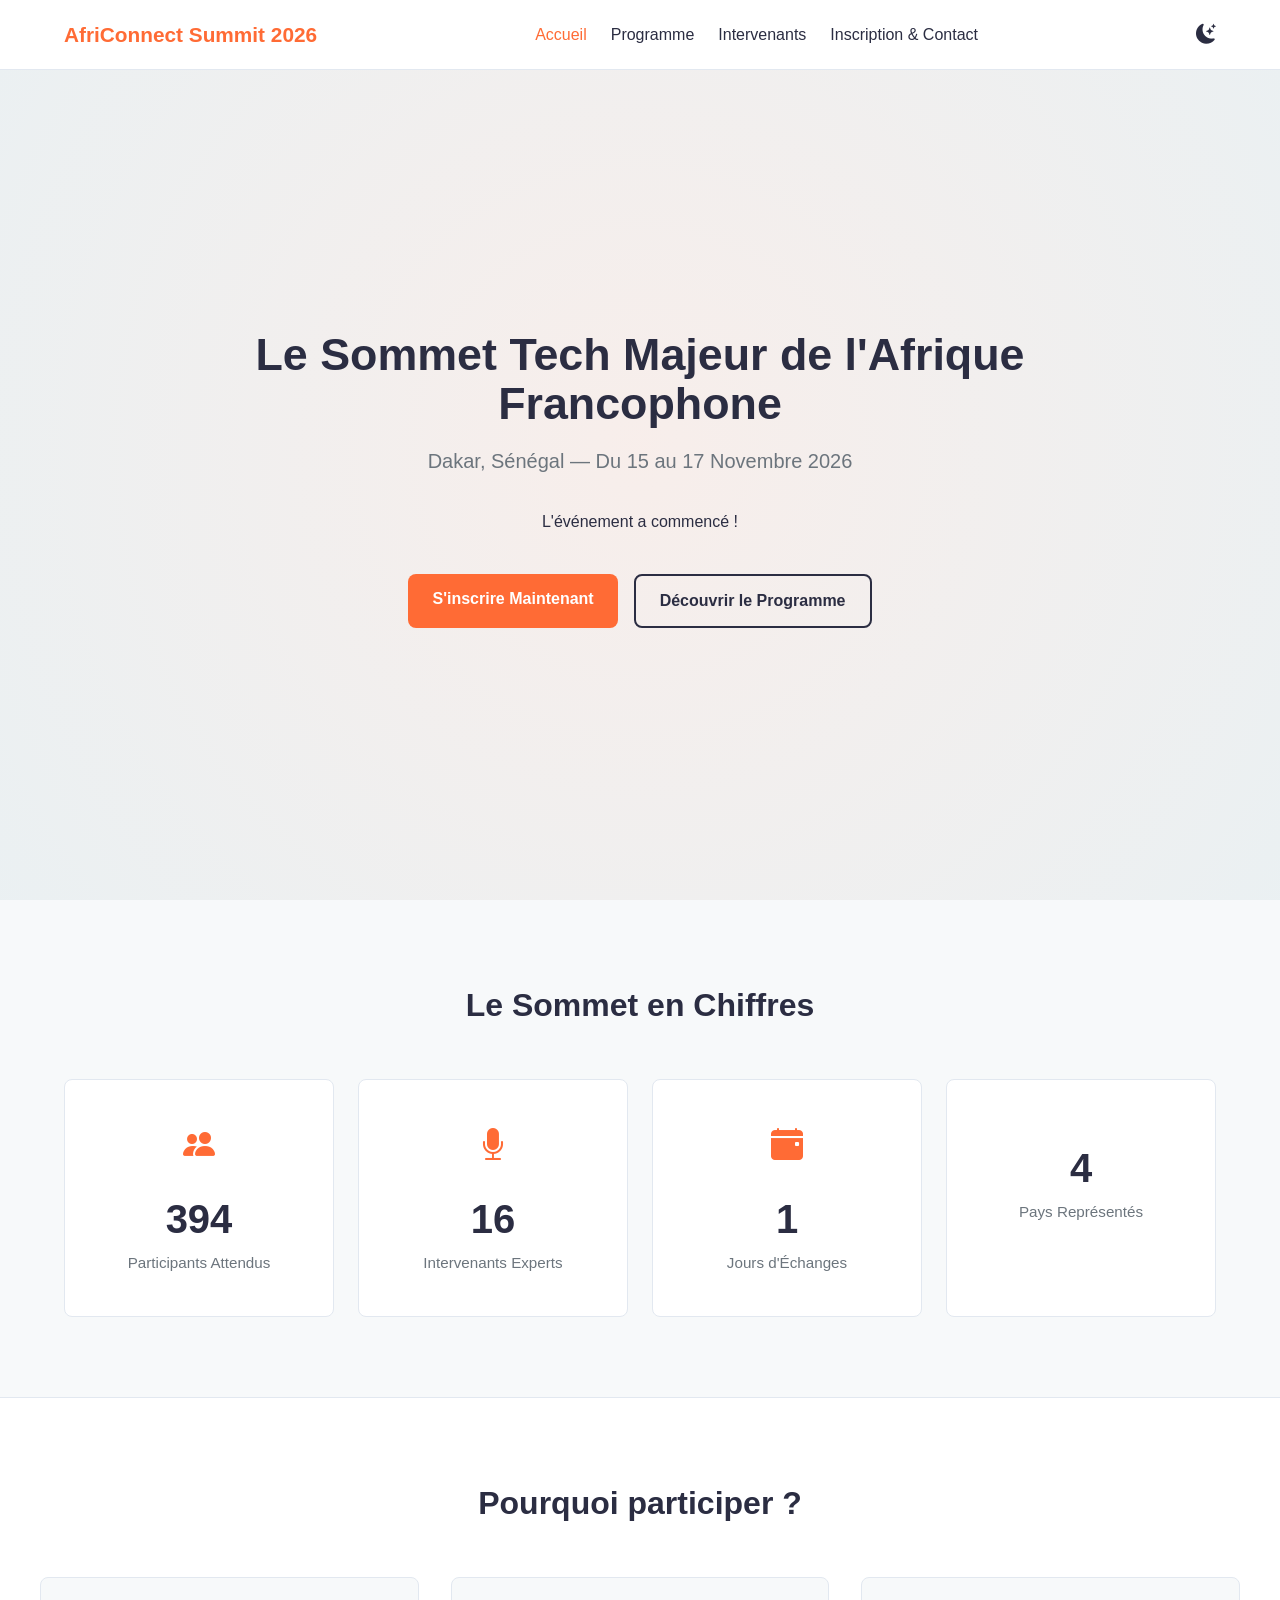
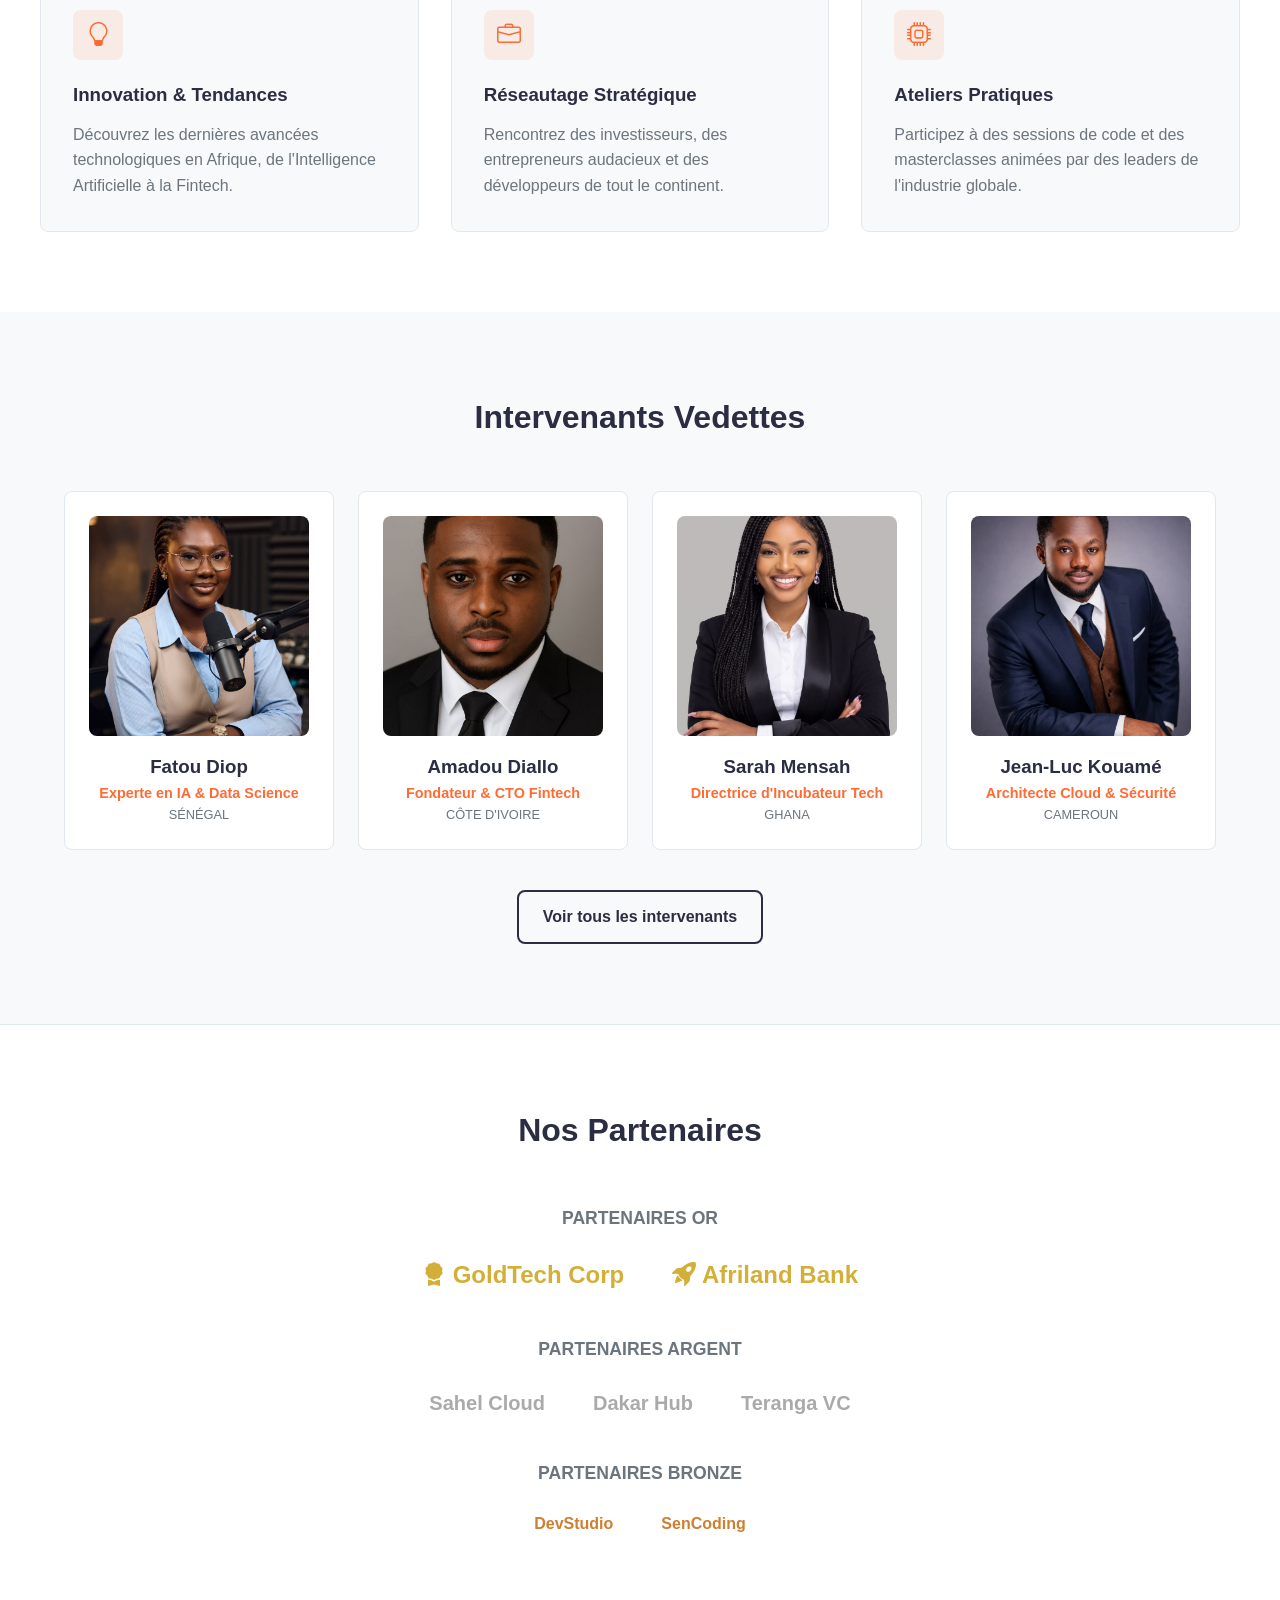
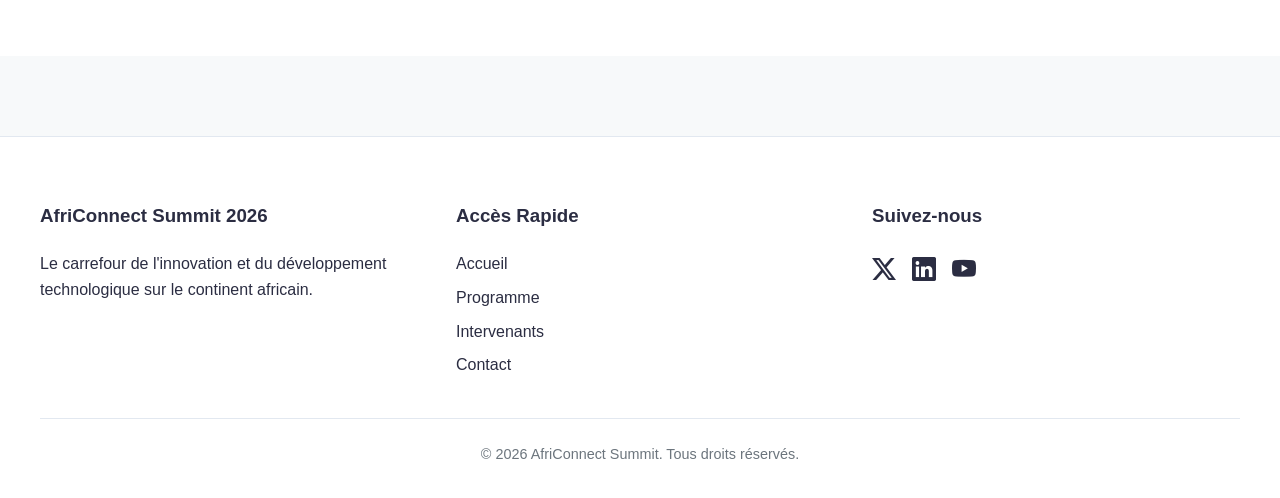
<file: index.html>
<!DOCTYPE html>
<html lang="en">
<head>
    <meta charset="UTF-8">
    <meta name="viewport" content="width=device-width, initial-scale=1.0">
    <title>AfriConnectSummit — Accueil</title>
    <!-- Bootstrap Icons CDN (Autorisé pour les icônes) -->
    <link rel="stylesheet" href="https://cdn.jsdelivr.net/npm/bootstrap-icons@1.11.3/font/bootstrap-icons.min.css">
    <!-- Fichier CSS Unique -->
    <link rel="stylesheet" href="css/style.css">
</head>
<body>

    <!-- NAVBAR (Fixe en haut, responsive) -->
    <header class="navbar">
        <div class="navbar-container">
            <a href="index.html" class="logo">AfriConnect Summit 2026</a>
            
            <nav class="nav-menu" id="navMenu">
                <a href="index.html" class="nav-link active">Accueil</a>
                <a href="programme.html" class="nav-link">Programme</a>
                <a href="intervenants.html" class="nav-link">Intervenants</a>
                <a href="contact.html" class="nav-link">Inscription & Contact</a>
            </nav>

            <div class="nav-actions">
                <!-- Bouton Theme Toggle (Bootstrap Icons uniquement) -->
                <button id="themeToggle" class="theme-btn" aria-label="Changer de thème">
                    <i class="bi bi-moon-stars-fill" id="themeIcon"></i>
                </button>
                <!-- Menu Hamburger Mobile -->
                <button class="hamburger" id="hamburgerBtn" aria-label="Ouvrir le menu">
                    <i class="bi bi-list"></i>
                </button>
            </div>
        </div>
    </header>

    <main>
        <!-- SECTION HERO (Plein écran, apparition CSS) -->
        <section class="hero scroll-anim">
            <div class="hero-content">
                <h1 class="hero-title">Le Sommet Tech Majeur de l'Afrique Francophone</h1>
                <p class="hero-subtitle">Dakar, Sénégal — Du 15 au 17 Novembre 2026</p>
                
                <!-- Compte à rebours en temps réel -->
                <div class="countdown" id="countdown" data-date="2026-11-15T09:00:00">
                    <div class="countdown-item"><span id="days">00</span><p>Jours</p></div>
                    <div class="countdown-item"><span id="hours">00</span><p>Heures</p></div>
                    <div class="countdown-item"><span id="minutes">00</span><p>Minutes</p></div>
                    <div class="countdown-item"><span id="seconds">00</span><p>Secondes</p></div>
                </div>

                <div class="hero-buttons">
                    <a href="contact.html" class="btn btn-primary">S'inscrire Maintenant</a>
                    <a href="programme.html" class="btn btn-secondary">Découvrir le Programme</a>
                </div>
            </div>
        </section>

        <!-- SECTION CHIFFRES CLÉS (CSS Grid, Compteurs animés JS) -->
        <section class="stats-section scroll-anim">
            <h2 class="section-title">Le Sommet en Chiffres</h2>
            <div class="stats-grid">
                <div class="stat-card">
                    <i class="bi bi-people-fill stat-icon"></i>
                    <span class="stat-number" data-target="1200">0</span>
                    <p class="stat-label">Participants Attendus</p>
                </div>
                <div class="stat-card">
                    <i class="bi bi-mic-fill stat-icon"></i>
                    <span class="stat-number" data-target="48">0</span>
                    <p class="stat-label">Intervenants Experts</p>
                </div>
                <div class="stat-card">
                    <i class="bi bi-calendar-event-fill stat-icon"></i>
                    <span class="stat-number" data-target="3">0</span>
                    <p class="stat-label">Jours d'Échanges</p>
                </div>
                <div class="stat-card">
                    <i class="bi bi-globe-africa stat-icon"></i>
                    <span class="stat-number" data-target="12">0</span>
                    <p class="stat-label">Pays Représentés</p>
                </div>
            </div>
        </section>

        <!-- SECTION POURQUOI PARTICIPER (3 arguments Flexbox, animation d'apparition) -->
        <section class="why-section scroll-anim">
            <h2 class="section-title">Pourquoi participer ?</h2>
            <div class="why-flex">
                <div class="why-card">
                    <div class="why-icon-box"><i class="bi bi-lightbulb"></i></div>
                    <h3>Innovation & Tendances</h3>
                    <p>Découvrez les dernières avancées technologiques en Afrique, de l'Intelligence Artificielle à la Fintech.</p>
                </div>
                <div class="why-card">
                    <div class="why-icon-box"><i class="bi bi-briefcase"></i></div>
                    <h3>Réseautage Stratégique</h3>
                    <p>Rencontrez des investisseurs, des entrepreneurs audacieux et des développeurs de tout le continent.</p>
                </div>
                <div class="why-card">
                    <div class="why-icon-box"><i class="bi bi-cpu"></i></div>
                    <h3>Ateliers Pratiques</h3>
                    <p>Participez à des sessions de code et des masterclasses animées par des leaders de l'industrie globale.</p>
                </div>
            </div>
        </section>

        <!-- SECTION INTERVENANTS VEDETTES (CSS Grid, Hover CSS, redirection) -->
        <section class="featured-speakers scroll-anim">
            <h2 class="section-title">Intervenants Vedettes</h2>
            <div class="speakers-grid">
                <!-- Intervenant 1 -->
                <div class="speaker-card">
                    <div class="speaker-img-container">
                        <img src="images/02695d768bb41e9ebcafa3208d8f33bf.jpg" alt="Photo de Fatou Diop" class="speaker-img">
                    </div>
                    <h3>Fatou Diop</h3>
                    <p class="speaker-title">Experte en IA & Data Science</p>
                    <p class="speaker-country">Sénégal</p>
                </div>
                <!-- Intervenant 2 -->
                <div class="speaker-card">
                    <div class="speaker-img-container">
                        <img src="images/1fbcd333d27961caebb2912c31b36799.jpg" alt="Photo de Amadou Diallo" class="speaker-img">
                    </div>
                    <h3>Amadou Diallo</h3>
                    <p class="speaker-title">Fondateur & CTO Fintech</p>
                    <p class="speaker-country">Côte d'Ivoire</p>
                </div>
                <!-- Intervenant 3 -->
                <div class="speaker-card">
                    <div class="speaker-img-container">
                        <img src="images/0c2386509cdda60bf4d048cc2ddd2c5b.jpg" alt="Photo de Sarah Mensah" class="speaker-img">
                    </div>
                    <h3>Sarah Mensah</h3>
                    <p class="speaker-title">Directrice d'Incubateur Tech</p>
                    <p class="speaker-country">Ghana</p>
                </div>
                <!-- Intervenant 4 -->
                <div class="speaker-card">
                    <div class="speaker-img-container">
                        <img src="images/531de4ca115a81bfb5f3d023757d1184.jpg" alt="Photo de Jean-Luc Kouamé" class="speaker-img">
                    </div>
                    <h3>Jean-Luc Kouamé</h3>
                    <p class="speaker-title">Architecte Cloud & Sécurité</p>
                    <p class="speaker-country">Cameroun</p>
                </div>
            </div>
            <div class="center-btn">
                <a href="intervenants.html" class="btn btn-secondary">Voir tous les intervenants</a>
            </div>
        </section>

        <!-- SECTION SPONSORS (3 niveaux Or, Argent, Bronze - Flexbox) -->
        <section class="sponsors-section scroll-anim">
            <h2 class="section-title">Nos Partenaires</h2>
            
            <!-- Or -->
            <div class="sponsor-tier sponsor-gold">
                <h3>Partenaires Or</h3>
                <div class="sponsor-logos">
                    <div class="sponsor-logo"><i class="bi bi-award-fill"></i> GoldTech Corp</div>
                    <div class="sponsor-logo"><i class="bi bi-rocket-takeoff-fill"></i> Afriland Bank</div>
                </div>
            </div>

            <!-- Argent -->
            <div class="sponsor-tier sponsor-silver">
                <h3>Partenaires Argent</h3>
                <div class="sponsor-logos">
                    <div class="sponsor-logo">Sahel Cloud</div>
                    <div class="sponsor-logo">Dakar Hub</div>
                    <div class="sponsor-logo">Teranga VC</div>
                </div>
            </div>

            <!-- Bronze -->
            <div class="sponsor-tier sponsor-bronze">
                <h3>Partenaires Bronze</h3>
                <div class="sponsor-logos">
                    <div class="sponsor-logo">DevStudio</div>
                    <div class="sponsor-logo">SenCoding</div>
                </div>
            </div>
        </section>
    </main>

    <!-- FOOTER (3 colonnes Flexbox, retour en haut, copyright JS) -->
    <footer class="main-footer">
        <div class="footer-container">
            <div class="footer-col">
                <h3>AfriConnect Summit 2026</h3>
                <p>Le carrefour de l'innovation et du développement technologique sur le continent africain.</p>
            </div>
            <div class="footer-col">
                <h3>Accès Rapide</h3>
                <ul class="footer-links">
                    <li><a href="index.html">Accueil</a></li>
                    <li><a href="programme.html">Programme</a></li>
                    <li><a href="intervenants.html">Intervenants</a></li>
                    <li><a href="contact.html">Contact</a></li>
                </ul>
            </div>
            <div class="footer-col">
                <h3>Suivez-nous</h3>
                <div class="social-icons">
                    <a href="#" aria-label="Twitter X"><i class="bi bi-twitter-x"></i></a>
                    <a href="#" aria-label="LinkedIn"><i class="bi bi-linkedin"></i></a>
                    <a href="#" aria-label="YouTube"><i class="bi bi-youtube"></i></a>
                </div>
            </div>
        </div>
        <div class="footer-bottom">
            <p>&copy; <span id="currentYear"></span> AfriConnect Summit. Tous droits réservés.</p>
        </div>
    </footer>

    <!-- Bouton de retour en haut (Dynamique JS) -->
    <button id="scrollTopBtn" class="scroll-top-btn" aria-label="Retour en haut de page">
        <i class="bi bi-arrow-up-short"></i>
    </button>

<script src="js/main.js"></script>
</body>
</html>
</file>
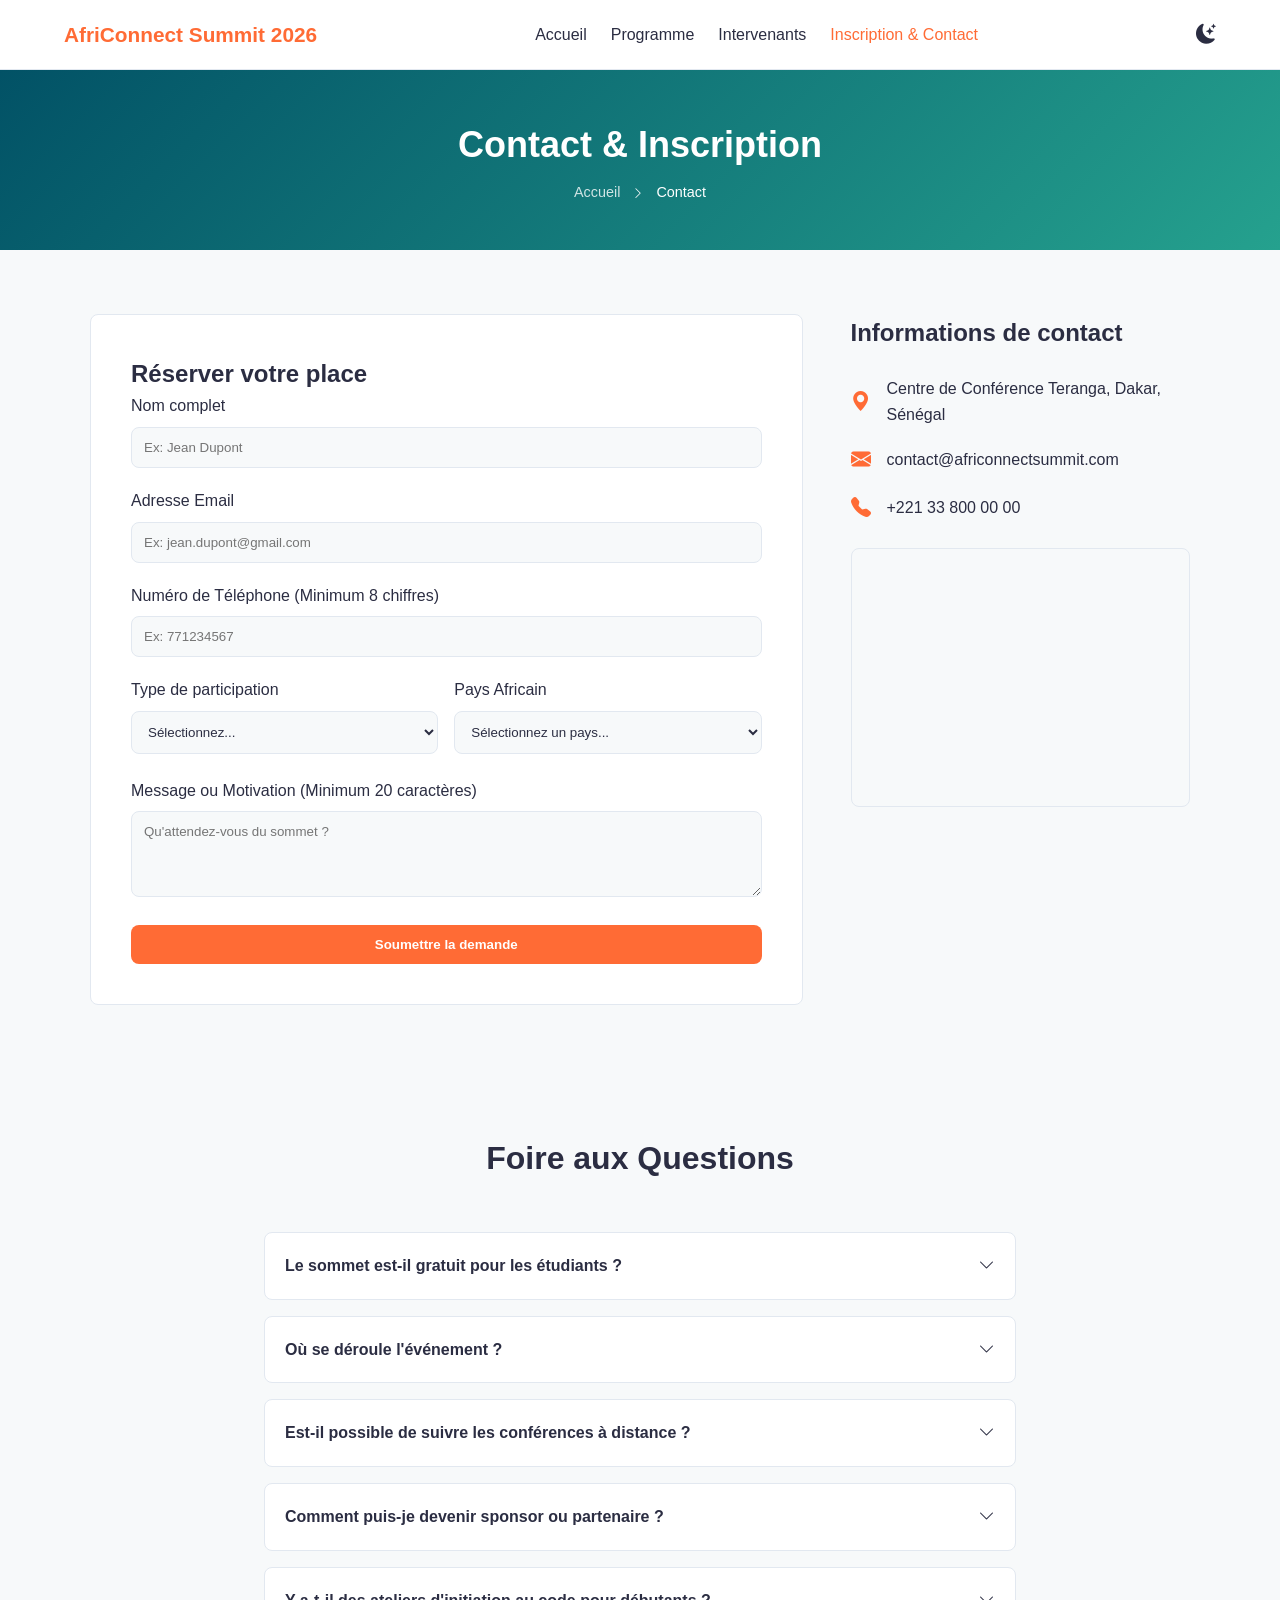
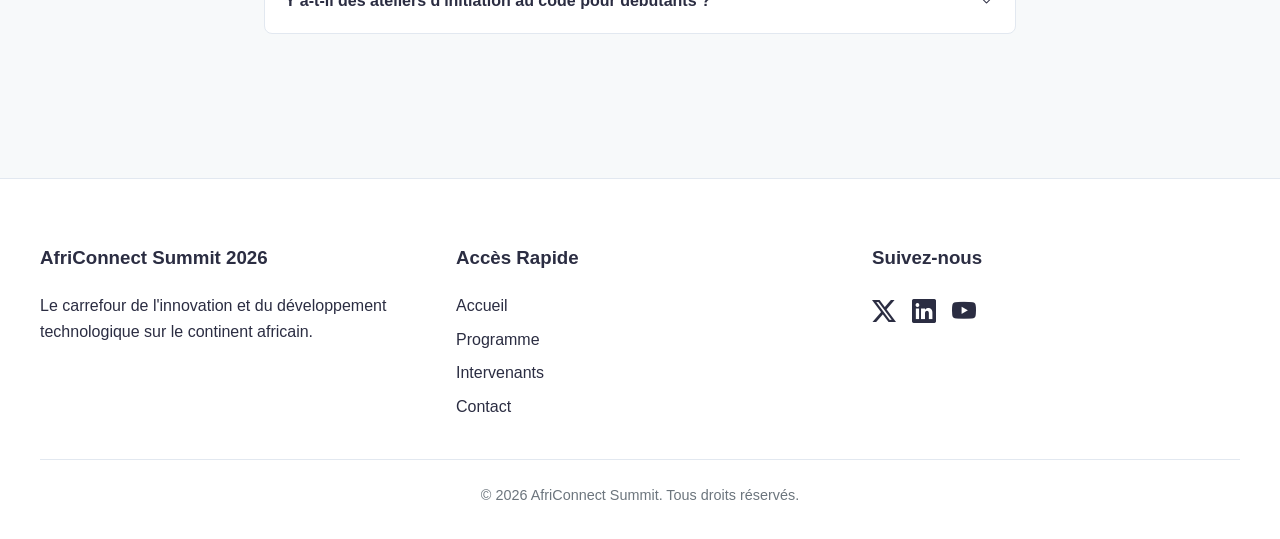
<file: contact.html>
<!DOCTYPE html>
<html lang="fr">
<head>
    <meta charset="UTF-8">
    <meta name="viewport" content="width=device-width, initial-scale=1.0">
    <title>AfriConnectSummit — Inscription & Contact</title>
    <!-- Bootstrap Icons CDN -->
    <link rel="stylesheet" href="https://cdn.jsdelivr.net/npm/bootstrap-icons@1.11.3/font/bootstrap-icons.min.css">
    <!-- Fichier CSS Unique -->
    <link rel="stylesheet" href="css/style.css">
</head>
<body>

    <!-- NAVBAR -->
    <header class="navbar">
        <div class="navbar-container">
            <a href="index.html" class="logo">AfriConnect Summit 2026</a>
            <nav class="nav-menu" id="navMenu">
                <a href="index.html" class="nav-link">Accueil</a>
                <a href="programme.html" class="nav-link">Programme</a>
                <a href="intervenants.html" class="nav-link">Intervenants</a>
                <a href="contact.html" class="nav-link active">Inscription & Contact</a>
            </nav>
            <div class="nav-actions">
                <button id="themeToggle" class="theme-btn" aria-label="Changer de thème">
                    <i class="bi bi-moon-stars-fill" id="themeIcon"></i>
                </button>
                <button class="hamburger" id="hamburgerBtn" aria-label="Ouvrir le menu">
                    <i class="bi bi-list"></i>
                </button>
            </div>
        </div>
    </header>

    <main>
        <!-- HERO INTERNE -->
        <section class="internal-hero">
            <div class="hero-overlay-content">
                <h1>Contact & Inscription</h1>
                <nav class="breadcrumb">
                    <a href="index.html">Accueil</a> <i class="bi bi-chevron-right"></i> <span>Contact</span>
                </nav>
            </div>
        </section>

        <!-- FORMULAIRE D'INSCRIPTION (Deux colonnes Flexbox) -->
        <section class="form-section">
            <div class="contact-container">
                <!-- Colonne Gauche : Formulaire -->
                <div class="contact-col-form">
                    <h2>Réserver votre place</h2>
                    <form id="registrationForm" novalidate>
                        <div class="form-group">
                            <label for="fullName">Nom complet</label>
                            <input type="text" id="fullName" placeholder="Ex: Jean Dupont">
                            <span class="error-msg" id="errorName"></span>
                        </div>

                        <div class="form-group">
                            <label for="email">Adresse Email</label>
                            <input type="email" id="email" placeholder="Ex: jean.dupont@gmail.com">
                            <span class="error-msg" id="errorEmail"></span>
                        </div>

                        <div class="form-group">
                            <label for="phone">Numéro de Téléphone (Minimum 8 chiffres)</label>
                            <input type="tel" id="phone" placeholder="Ex: 771234567">
                            <span class="error-msg" id="errorPhone"></span>
                        </div>

                        <div class="form-grid-inputs">
                            <div class="form-group">
                                <label for="ticketType">Type de participation</label>
                                <select id="ticketType">
                                    <option value="">Sélectionnez...</option>
                                    <option value="student">Étudiant (Gratuit)</option>
                                    <option value="regular">Professionnel</option>
                                    <option value="vip">Accès VIP / Presse</option>
                                </select>
                                <span class="error-msg" id="errorTicket"></span>
                            </div>

                            <div class="form-group">
                                <label for="country">Pays Africain</label>
                                <select id="country">
                                    <option value="">Sélectionnez un pays...</option>
                                    <option value="Senegal">Sénégal</option>
                                    <option value="Cote-d-Ivoire">Côte d'Ivoire</option>
                                    <option value="Mali">Mali</option>
                                    <option value="Cameroun">Cameroun</option>
                                    <option value="Gabon">Gabon</option>
                                    <option value="Benin">Bénin</option>
                                    <option value="Togo">Togo</option>
                                    <option value="Guinee">Guinée</option>
                                    <option value="Niger">Niger</option>
                                    <option value="Burkina-Faso">Burkina Faso</option>
                                </select>
                                <span class="error-msg" id="errorCountry"></span>
                            </div>
                        </div>

                        <div class="form-group">
                            <label for="message">Message ou Motivation (Minimum 20 caractères)</label>
                            <textarea id="message" rows="4" placeholder="Qu'attendez-vous du sommet ?"></textarea>
                            <span class="error-msg" id="errorMessage"></span>
                        </div>

                        <button type="submit" class="btn btn-primary btn-block">Soumettre la demande</button>
                        <div class="success-alert" id="successAlert">Inscription soumise avec succès !</div>
                    </form>
                </div>

                <!-- Colonne Droite : Informations & Carte -->
                <div class="contact-col-info">
                    <h2>Informations de contact</h2>
                    <ul class="info-list">
                        <li><i class="bi bi-geo-alt-fill"></i> Centre de Conférence Teranga, Dakar, Sénégal</li>
                        <li><i class="bi bi-envelope-fill"></i> contact@africonnectsummit.com</li>
                        <li><i class="bi bi-telephone-fill"></i> +221 33 800 00 00</li>
                    </ul>

                    <!-- Carte Google Maps intégrée -->
                    <div class="map-container">
                        <iframe 
                            src="https://www.google.com/maps/embed?pb=!1m18!1m12!1m3!1d3859.0435134764835!2d-17.47291762512684!3d14.704443985794697!2m3!1f0!2f0!3f0!3m2!1i1024!2i768!4f13.1!3m3!1m2!1s0xec1129b8fbfefc5%3A0x6e9f2868ef6be354!2sDakar%2C%20S%C3%A9n%C3%A9gal!5e0!3m2!1sfr!2ssn!4v1700000000000!5m2!1sfr!2ssn" 
                            height="250" 
                             style="border:0; width: 100%;"
                            allowfullscreen="" 
                            loading="lazy" 
                            referrerpolicy="no-referrer-when-downgrade">
                        </iframe>
                    </div>
                </div>
            </div>
        </section>

        <!-- ACCORDÉON FAQ (CSS Pure avec :checked / sans JS) -->
        <section class="faq-section">
            <h2 class="section-title">Foire aux Questions</h2>
            <div class="faq-accordion">
                <!-- FAQ 1 -->
                <div class="faq-item">
                    <input type="checkbox" id="faq1" class="faq-toggle">
                    <label for="faq1" class="faq-header">
                        Le sommet est-il gratuit pour les étudiants ?
                        <span class="faq-icon"><i class="bi bi-chevron-down"></i></span>
                    </label>
                    <div class="faq-content">
                        <p>Oui, l'accès est entièrement gratuit pour les étudiants sur présentation de leur carte d'étudiant valide de l'année universitaire en cours lors de l'enregistrement.</p>
                    </div>
                </div>

                <!-- FAQ 2 -->
                <div class="faq-item">
                    <input type="checkbox" id="faq2" class="faq-toggle">
                    <label for="faq2" class="faq-header">
                        Où se déroule l'événement ?
                        <span class="faq-icon"><i class="bi bi-chevron-down"></i></span>
                    </label>
                    <div class="faq-content">
                        <p>Le AfriConnect Summit 2026 se déroulera physiquement au Centre de Conférence d'excellence Teranga situé sur la corniche Ouest de Dakar, Sénégal.</p>
                    </div>
                </div>

                <!-- FAQ 3 -->
                <div class="faq-item">
                    <input type="checkbox" id="faq3" class="faq-toggle">
                    <label for="faq3" class="faq-header">
                        Est-il possible de suivre les conférences à distance ?
                        <span class="faq-icon"><i class="bi bi-chevron-down"></i></span>
                    </label>
                    <div class="faq-content">
                        <p>Absolument ! L'intégralité des keynotes et des panels de l'auditorium principal sera retransmise en direct via YouTube et notre plateforme en ligne.</p>
                    </div>
                </div>

                <!-- FAQ 4 -->
                <div class="faq-item">
                    <input type="checkbox" id="faq4" class="faq-toggle">
                    <label for="faq4" class="faq-header">
                        Comment puis-je devenir sponsor ou partenaire ?
                        <span class="faq-icon"><i class="bi bi-chevron-down"></i></span>
                    </label>
                    <div class="faq-content">
                        <p>Veuillez nous adresser un mail officiel via contact@africonnectsummit.com. Notre équipe chargée des partenariats vous recontactera sous 48 heures.</p>
                    </div>
                </div>

                <!-- FAQ 5 -->
                <div class="faq-item">
                    <input type="checkbox" id="faq5" class="faq-toggle">
                    <label for="faq5" class="faq-header">
                        Y a-t-il des ateliers d'initiation au code pour débutants ?
                        <span class="faq-icon"><i class="bi bi-chevron-down"></i></span>
                    </label>
                    <div class="faq-content">
                        <p>Oui, plusieurs sessions parallèles et labs interactifs sont programmés spécifiquement pour l'initiation aux technologies web de base (HTML5, CSS3, JS Vanilla).</p>
                    </div>
                </div>
            </div>
        </section>
    </main>

    <!-- FOOTER -->
    <footer class="main-footer">
        <div class="footer-container">
            <div class="footer-col">
                <h3>AfriConnect Summit 2026</h3>
                <p>Le carrefour de l'innovation et du développement technologique sur le continent africain.</p>
            </div>
            <div class="footer-col">
                <h3>Accès Rapide</h3>
                <ul class="footer-links">
                    <li><a href="index.html">Accueil</a></li>
                    <li><a href="programme.html">Programme</a></li>
                    <li><a href="intervenants.html">Intervenants</a></li>
                    <li><a href="contact.html">Contact</a></li>
                </ul>
            </div>
            <div class="footer-col">
                <h3>Suivez-nous</h3>
                <div class="social-icons">
                    <a href="#" aria-label="Twitter X"><i class="bi bi-twitter-x"></i></a>
                    <a href="#" aria-label="LinkedIn"><i class="bi bi-linkedin"></i></a>
                    <a href="#" aria-label="YouTube"><i class="bi bi-youtube"></i></a>
                </div>
            </div>
        </div>
        <div class="footer-bottom">
            <p>&copy; <span id="currentYear"></span> AfriConnect Summit. Tous droits réservés.</p>
        </div>
    </footer>

    <button id="scrollTopBtn" class="scroll-top-btn" aria-label="Retour en haut de page">
        <i class="bi bi-arrow-up-short"></i>
    </button>

<script src="js/main.js"></script>
</body>
</html>
</file>
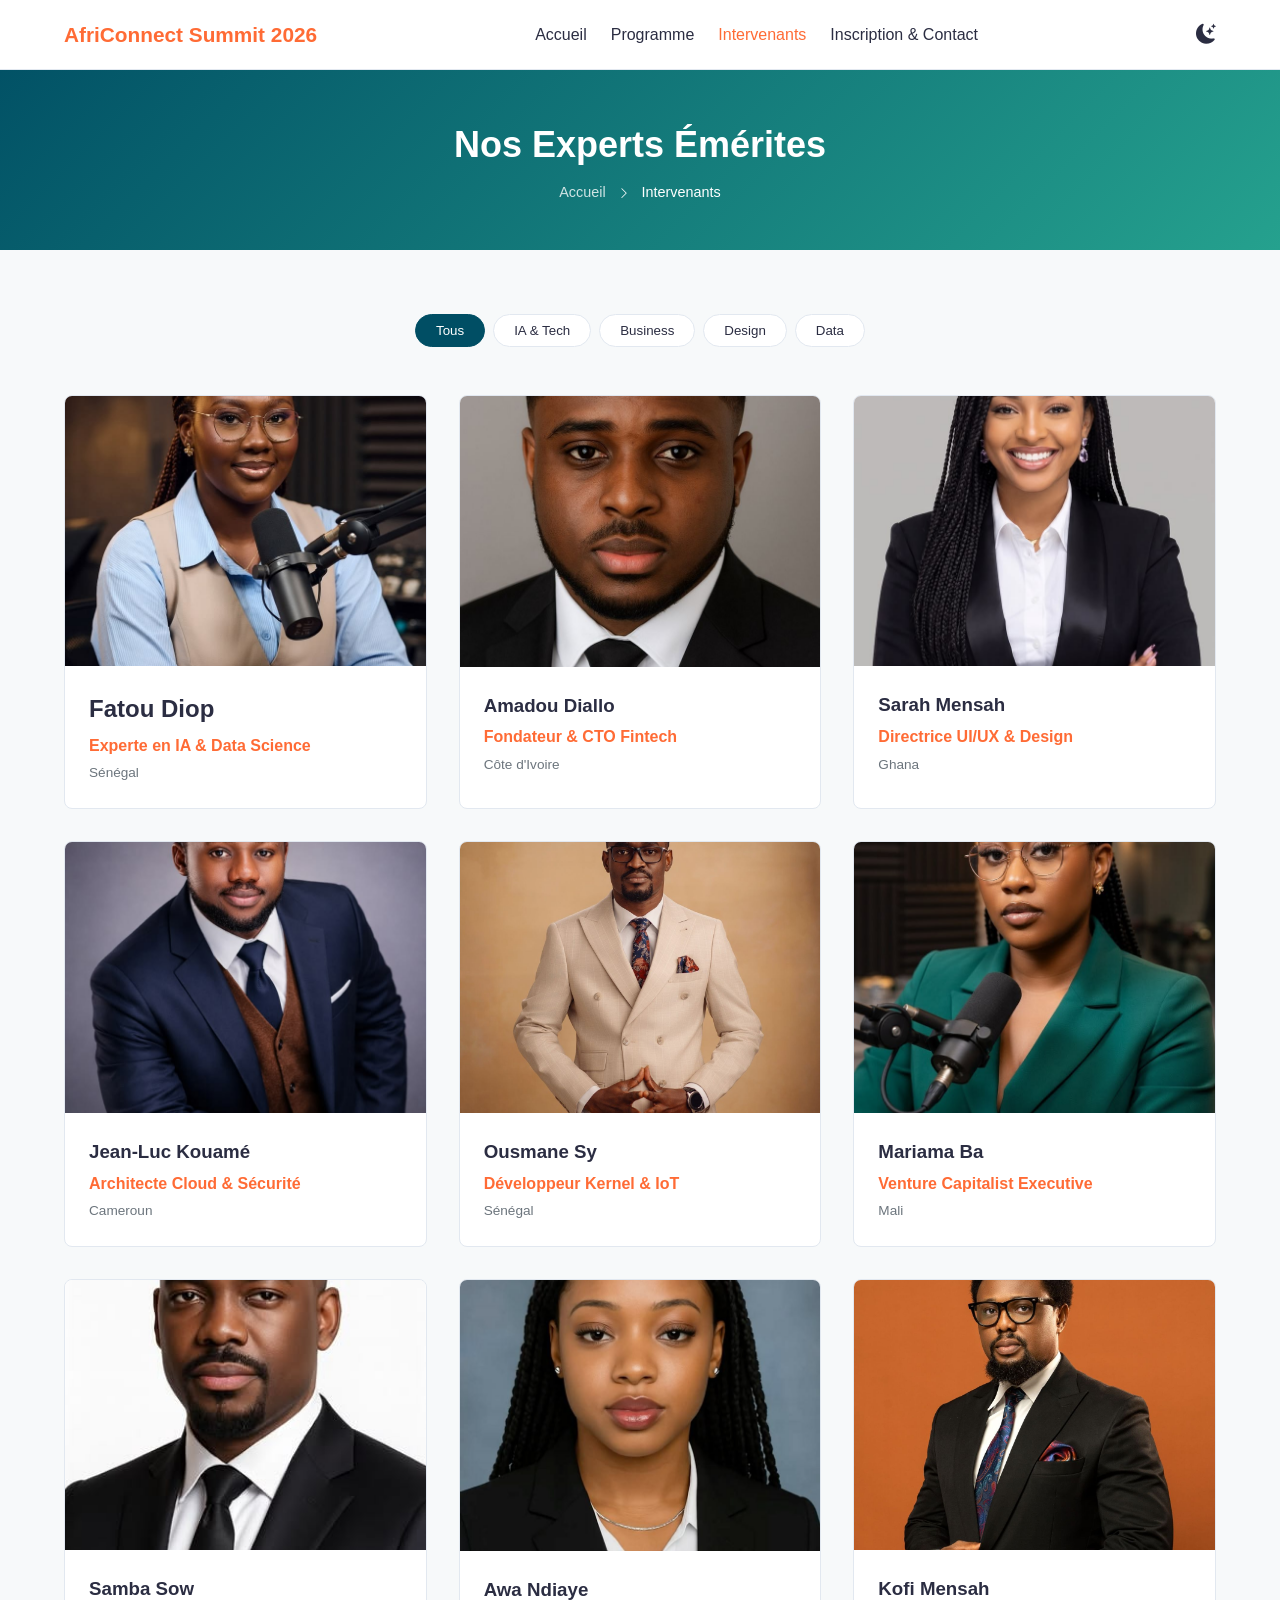
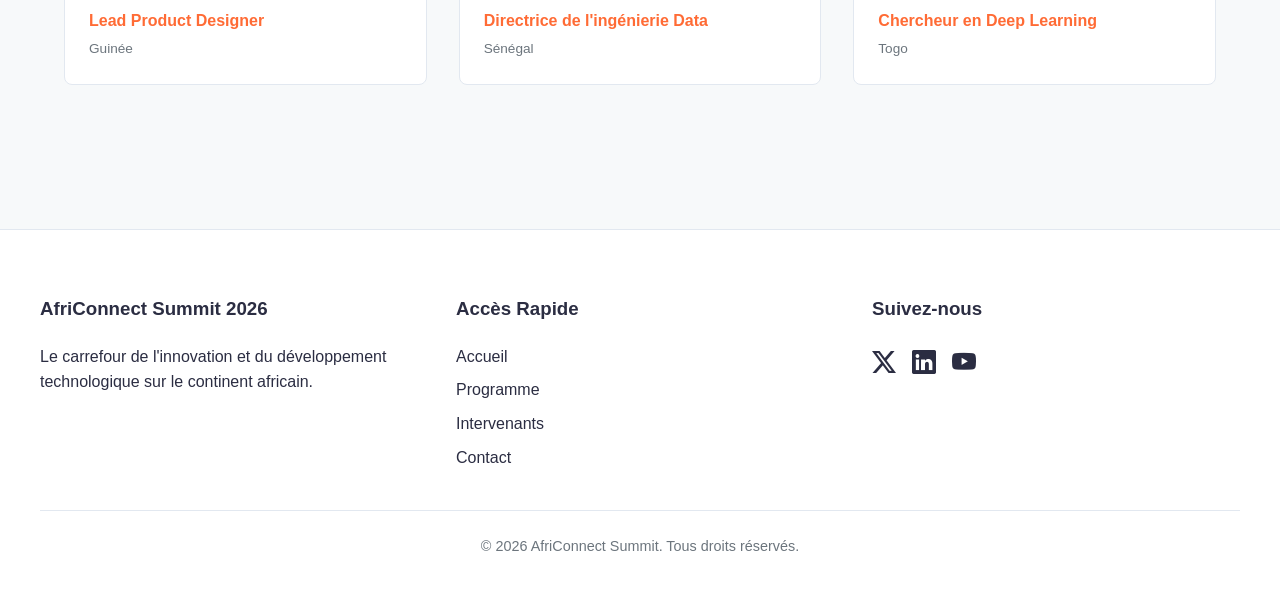
<file: intervenants.html>
<!DOCTYPE html>
<html lang="en">
<head>
    <meta charset="UTF-8">
    <meta name="viewport" content="width=device-width, initial-scale=1.0">
    <title>AfriConnectSummit — Intervenants</title>
    <!-- Bootstrap Icons CDN -->
    <link rel="stylesheet" href="https://cdn.jsdelivr.net/npm/bootstrap-icons@1.11.3/font/bootstrap-icons.min.css">
    <!-- Fichier CSS Unique -->
    <link rel="stylesheet" href="css/style.css">
</head>
<body>

    <!-- NAVBAR -->
    <header class="navbar">
        <div class="navbar-container">
            <a href="index.html" class="logo">AfriConnect Summit 2026</a>
            <nav class="nav-menu" id="navMenu">
                <a href="index.html" class="nav-link">Accueil</a>
                <a href="programme.html" class="nav-link">Programme</a>
                <a href="intervenants.html" class="nav-link active">Intervenants</a>
                <a href="contact.html" class="nav-link">Inscription & Contact</a>
            </nav>
            <div class="nav-actions">
                <button id="themeToggle" class="theme-btn" aria-label="Changer de thème">
                    <i class="bi bi-moon-stars-fill" id="themeIcon"></i>
                </button>
                <button class="hamburger" id="hamburgerBtn" aria-label="Ouvrir le menu">
                    <i class="bi bi-list"></i>
                </button>
            </div>
        </div>
    </header>

    <main>
        <!-- HERO INTERNE -->
        <section class="internal-hero">
            <div class="hero-overlay-content">
                <h1>Nos Experts Émérites</h1>
                <nav class="breadcrumb">
                    <a href="index.html">Accueil</a> <i class="bi bi-chevron-right"></i> <span>Intervenants</span>
                </nav>
            </div>
        </section>

        <!-- FILTRAGE DYNAMIQUE (Boutons interactifs JS, sans rechargement) -->
        <section class="speakers-section-page">
            <div class="filter-container">
                <button class="filter-btn active" data-filter="all">Tous</button>
                <button class="filter-btn" data-filter="ia-tech">IA & Tech</button>
                <button class="filter-btn" data-filter="business">Business</button>
                <button class="filter-btn" data-filter="design">Design</button>
                <button class="filter-btn" data-filter="data">Data</button>
            </div>

            <!-- GRILLE D'INTERVENANTS (9 Profils, CSS Grid Responsive) -->
            <div class="speakers-grid-large" id="speakersGrid">
                <!-- 1. Fatou Diop (IA & Tech) -->
                <div class="speaker-profile-card" data-category="ia-tech">
                    <img src="images/02695d768bb41e9ebcafa3208d8f33bf.jpg" alt="Fatou Diop" class="speaker-large-img">
                    <div class="speaker-large-body">
                        <h2>Fatou Diop</h2>
                        <p class="speaker-large-role">Experte en IA & Data Science</p>
                        <p class="speaker-large-country">Sénégal</p>
                    </div>
                </div>

                <!-- 2. Amadou Diallo (Business) -->
                <div class="speaker-profile-card" data-category="business">
                    <img src="images/1fbcd333d27961caebb2912c31b36799.jpg" alt="Amadou Diallo" class="speaker-large-img">
                    <div class="speaker-large-body">
                        <h3>Amadou Diallo</h3>
                        <p class="speaker-large-role">Fondateur & CTO Fintech</p>
                        <p class="speaker-large-country">Côte d'Ivoire</p>
                    </div>
                </div>

                <!-- 3. Sarah Mensah (Design) -->
                <div class="speaker-profile-card" data-category="design">
                    <img src="images/0c2386509cdda60bf4d048cc2ddd2c5b.jpg" alt="Sarah Mensah" class="speaker-large-img">
                    <div class="speaker-large-body">
                        <h3>Sarah Mensah</h3>
                        <p class="speaker-large-role">Directrice UI/UX & Design</p>
                        <p class="speaker-large-country">Ghana</p>
                    </div>
                </div>

                <!-- 4. Jean-Luc Kouamé (Data) -->
                <div class="speaker-profile-card" data-category="data">
                    <img src="images/531de4ca115a81bfb5f3d023757d1184.jpg" alt="Jean-Luc Kouamé" class="speaker-large-img">
                    <div class="speaker-large-body">
                        <h3>Jean-Luc Kouamé</h3>
                        <p class="speaker-large-role">Architecte Cloud & Sécurité</p>
                        <p class="speaker-large-country">Cameroun</p>
                    </div>
                </div>

                <!-- 5. Ousmane Sy (IA & Tech) -->
                <div class="speaker-profile-card" data-category="ia-tech">
                    <img src="images/422274880bd25bba69b4f615a7f44a3c.jpg" alt="Ousmane Sy" class="speaker-large-img">
                    <div class="speaker-large-body">
                        <h3>Ousmane Sy</h3>
                        <p class="speaker-large-role">Développeur Kernel & IoT</p>
                        <p class="speaker-large-country">Sénégal</p>
                    </div>
                </div>

                <!-- 6. Mariama Ba (Business) -->
                <div class="speaker-profile-card" data-category="business">
                    <img src="images/5d61d4b9bd32173af852a30a310ee229.jpg" alt="Mariama Ba" class="speaker-large-img">
                    <div class="speaker-large-body">
                        <h3>Mariama Ba</h3>
                        <p class="speaker-large-role">Venture Capitalist Executive</p>
                        <p class="speaker-large-country">Mali</p>
                    </div>
                </div>

                <!-- 7. Samba Sow (Design) -->
                <div class="speaker-profile-card" data-category="design">
                    <img src="images/1f83520520f1c471c9ce189b3a4f6fa5.jpg" alt="Samba Sow" class="speaker-large-img">
                    <div class="speaker-large-body">
                        <h3>Samba Sow</h3>
                        <p class="speaker-large-role">Lead Product Designer</p>
                        <p class="speaker-large-country">Guinée</p>
                    </div>
                </div>

                <!-- 8. Awa Ndiaye (Data) -->
                <div class="speaker-profile-card" data-category="data">
                    <img src="images/ceb8aa0f214b5f622343d9dc3e886eeb.jpg" alt="Awa Ndiaye" class="speaker-large-img">
                    <div class="speaker-large-body">
                        <h3>Awa Ndiaye</h3>
                        <p class="speaker-large-role">Directrice de l'ingénierie Data</p>
                        <p class="speaker-large-country">Sénégal</p>
                    </div>
                </div>

                <!-- 9. Kofi Mensah (IA & Tech) -->
                <div class="speaker-profile-card" data-category="ia-tech">
                    <img src="images/5299d3a179231855a17467619e18ae02.jpg" alt="Kofi Mensah" class="speaker-large-img">
                    <div class="speaker-large-body">
                        <h3>Kofi Mensah</h3>
                        <p class="speaker-large-role">Chercheur en Deep Learning</p>
                        <p class="speaker-large-country">Togo</p>
                    </div>
                </div>
            </div>
        </section>
    </main>

    <!-- FOOTER -->
    <footer class="main-footer">
        <div class="footer-container">
            <div class="footer-col">
                <h3>AfriConnect Summit 2026</h3>
                <p>Le carrefour de l'innovation et du développement technologique sur le continent africain.</p>
            </div>
            <div class="footer-col">
                <h3>Accès Rapide</h3>
                <ul class="footer-links">
                    <li><a href="index.html">Accueil</a></li>
                    <li><a href="programme.html">Programme</a></li>
                    <li><a href="intervenants.html">Intervenants</a></li>
                    <li><a href="contact.html">Contact</a></li>
                </ul>
            </div>
            <div class="footer-col">
                <h3>Suivez-nous</h3>
                <div class="social-icons">
                    <a href="#" aria-label="Twitter X"><i class="bi bi-twitter-x"></i></a>
                    <a href="#" aria-label="LinkedIn"><i class="bi bi-linkedin"></i></a>
                    <a href="#" aria-label="YouTube"><i class="bi bi-youtube"></i></a>
                </div>
            </div>
        </div>
        <div class="footer-bottom">
            <p>&copy; <span id="currentYear"></span> AfriConnect Summit. Tous droits réservés.</p>
        </div>
    </footer>

    <button id="scrollTopBtn" class="scroll-top-btn" aria-label="Retour en haut de page">
        <i class="bi bi-arrow-up-short"></i>
    </button>

<script src="js/main.js"></script>
</body>
</html>
</file>
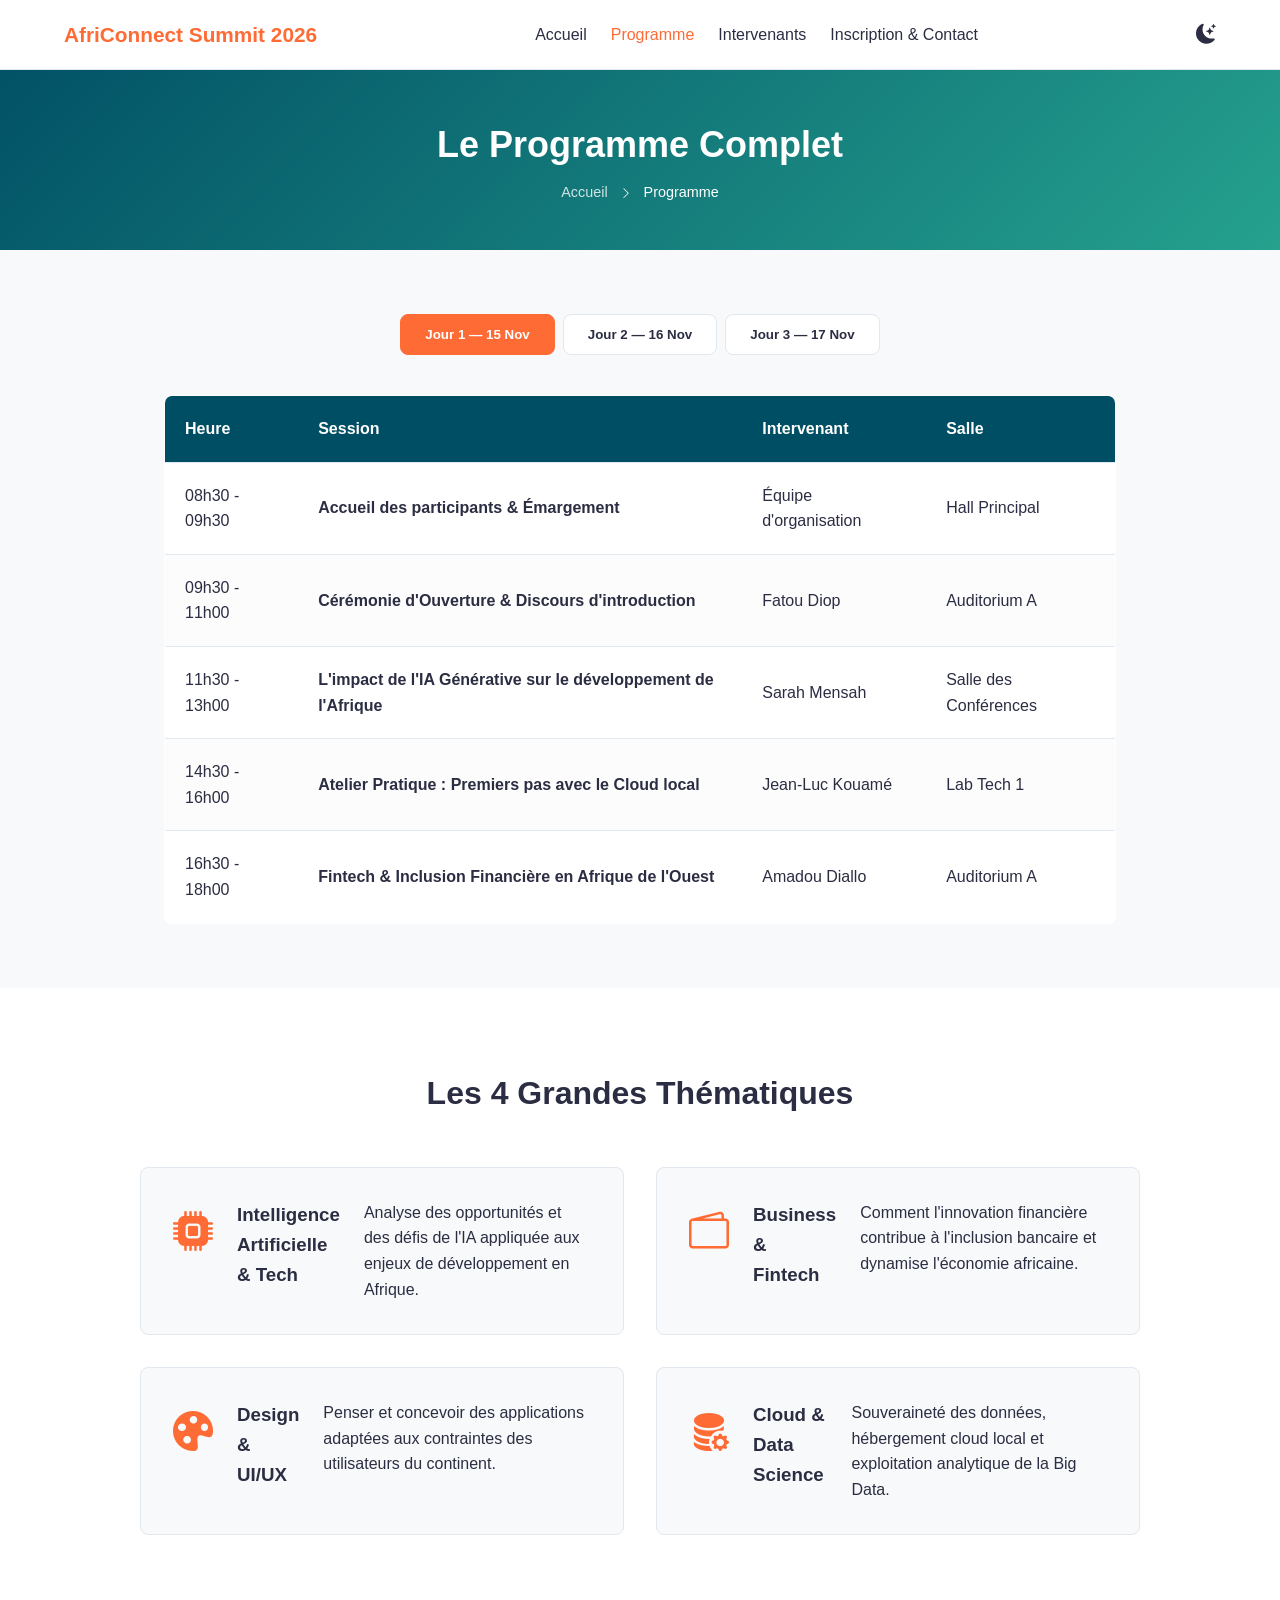
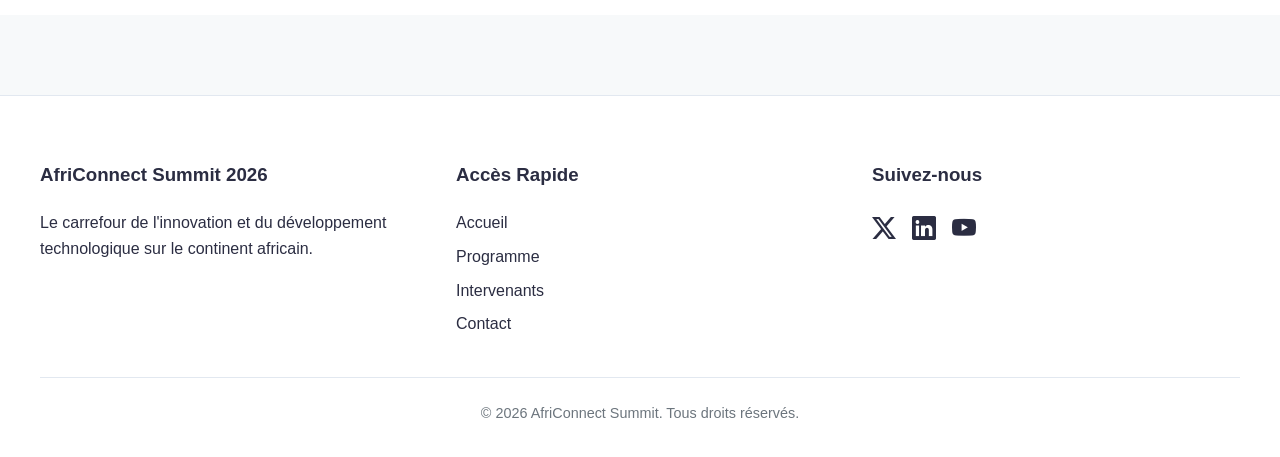
<file: programme.html>
<!DOCTYPE html>
<html lang="en">
<head>
    <meta charset="UTF-8">
    <meta name="viewport" content="width=device-width, initial-scale=1.0">
    <title>AfriConnectSummit — Programme</title>
    <!-- Bootstrap Icons CDN -->
    <link rel="stylesheet" href="https://cdn.jsdelivr.net/npm/bootstrap-icons@1.11.3/font/bootstrap-icons.min.css">
    <!-- Fichier CSS Unique -->
    <link rel="stylesheet" href="css/style.css">
</head>
<body>

    <!-- NAVBAR (Même structure identique partout) -->
    <header class="navbar">
        <div class="navbar-container">
            <a href="index.html" class="logo">AfriConnect Summit 2026</a>
            <nav class="nav-menu" id="navMenu">
                <a href="index.html" class="nav-link">Accueil</a>
                <a href="programme.html" class="nav-link active">Programme</a>
                <a href="intervenants.html" class="nav-link">Intervenants</a>
                <a href="contact.html" class="nav-link">Inscription & Contact</a>
            </nav>
            <div class="nav-actions">
                <button id="themeToggle" class="theme-btn" aria-label="Changer de thème">
                    <i class="bi bi-moon-stars-fill" id="themeIcon"></i>
                </button>
                <button class="hamburger" id="hamburgerBtn" aria-label="Ouvrir le menu">
                    <i class="bi bi-list"></i>
                </button>
            </div>
        </div>
    </header>

    <main>
        <!-- HERO INTERNE (Bannière pleine largeur avec Fil d'Ariane) -->
        <section class="internal-hero">
            <div class="hero-overlay-content">
                <h1>Le Programme Complet</h1>
                <nav class="breadcrumb">
                    <a href="index.html">Accueil</a> <i class="bi bi-chevron-right"></i> <span>Programme</span>
                </nav>
            </div>
        </section>

        <!-- SECTION ONGLETS 3 JOURS (Interactivité JS, Tableaux stylisés) -->
        <div class="program-tabs-section">
            <div class="tabs-container">
                <button class="tab-btn active" data-tab="day1">Jour 1 — 15 Nov</button>
                <button class="tab-btn" data-tab="day2">Jour 2 — 16 Nov</button>
                <button class="tab-btn" data-tab="day3">Jour 3 — 17 Nov</button>
            </div>

            <div class="tabs-content-wrapper">
                <!-- Jour 1 -->
                <div class="tab-pane active" id="day1">
                    <table class="program-table">
                        <thead>
                            <tr>
                                <th>Heure</th>
                                <th>Session</th>
                                <th>Intervenant</th>
                                <th>Salle</th>
                            </tr>
                        </thead>
                        <tbody>
                            <tr>
                                <td>08h30 - 09h30</td>
                                <td><strong>Accueil des participants & Émargement</strong></td>
                                <td>Équipe d'organisation</td>
                                <td>Hall Principal</td>
                            </tr>
                            <tr>
                                <td>09h30 - 11h00</td>
                                <td><strong>Cérémonie d'Ouverture & Discours d'introduction</strong></td>
                                <td>Fatou Diop</td>
                                <td>Auditorium A</td>
                            </tr>
                            <tr>
                                <td>11h30 - 13h00</td>
                                <td><strong>L'impact de l'IA Générative sur le développement de l'Afrique</strong></td>
                                <td>Sarah Mensah</td>
                                <td>Salle des Conférences</td>
                            </tr>
                            <tr>
                                <td>14h30 - 16h00</td>
                                <td><strong>Atelier Pratique : Premiers pas avec le Cloud local</strong></td>
                                <td>Jean-Luc Kouamé</td>
                                <td>Lab Tech 1</td>
                            </tr>
                            <tr>
                                <td>16h30 - 18h00</td>
                                <td><strong>Fintech & Inclusion Financière en Afrique de l'Ouest</strong></td>
                                <td>Amadou Diallo</td>
                                <td>Auditorium A</td>
                            </tr>
                        </tbody>
                    </table>
                </div>

                <!-- Jour 2 -->
                <div class="tab-pane" id="day2">
                    <table class="program-table">
                        <thead>
                            <tr>
                                <th>Heure</th>
                                <th>Session</th>
                                <th>Intervenant</th>
                                <th>Salle</th>
                            </tr>
                        </thead>
                        <tbody>
                            <tr>
                                <td>09h00 - 10h30</td>
                                <td><strong>Web3 et Blockchain : Mythes et Réalités économiques</strong></td>
                                <td>Kofi Mensah</td>
                                <td>Auditorium A</td>
                            </tr>
                            <tr>
                                <td>11h00 - 12h30</td>
                                <td><strong>La cybersécurité des infrastructures critiques nationales</strong></td>
                                <td>Jean-Luc Kouamé</td>
                                <td>Salle des Conférences</td>
                            </tr>
                            <tr>
                                <td>14h00 - 15h30</td>
                                <td><strong>Soutenir l'écosystème startup en Afrique francophone</strong></td>
                                <td>Mariama Ba</td>
                                <td>Auditorium B</td>
                            </tr>
                            <tr>
                                <td>16h00 - 17h30</td>
                                <td><strong>Masterclass : Clean Architecture pour développeurs JS</strong></td>
                                <td>Samba Sow</td>
                                <td>Lab Tech 2</td>
                            </tr>
                            <tr>
                                <td>17h30 - 18h30</td>
                                <td><strong>Session de Networking & Pitch de Startups</strong></td>
                                <td>Sélection Jury</td>
                                <td>Espace VIP</td>
                            </tr>
                        </tbody>
                    </table>
                </div>

                <!-- Jour 3 -->
                <div class="tab-pane" id="day3">
                    <table class="program-table">
                        <thead>
                            <tr>
                                <th>Heure</th>
                                <th>Session</th>
                                <th>Intervenant</th>
                                <th>Salle</th>
                            </tr>
                        </thead>
                        <tbody>
                            <tr>
                                <td>09h00 - 10h30</td>
                                <td><strong>Green Tech : La tech au service de la transition écologique</strong></td>
                                <td>Awa Ndiaye</td>
                                <td>Auditorium B</td>
                            </tr>
                            <tr>
                                <td>11h00 - 12h30</td>
                                <td><strong>Le futur du travail et de la formation des développeurs en Afrique</strong></td>
                                <td>Ousmane Sy</td>
                                <td>Salle des Conférences</td>
                            </tr>
                            <tr>
                                <td>14h00 - 15h30</td>
                                <td><strong>Atelier final : Déployer ses applications à grande échelle</strong></td>
                                <td>Jean-Luc Kouamé</td>
                                <td>Lab Tech 1</td>
                            </tr>
                            <tr>
                                <td>15h45 - 17h00</td>
                                <td><strong>Table ronde de clôture : Plan d'action pour la Tech Africaine en 2027</strong></td>
                                <td>Tous les experts</td>
                                <td>Auditorium A</td>
                            </tr>
                            <tr>
                                <td>17h00 - 18h00</td>
                                <td><strong>Cocktail de clôture et remise de prix</strong></td>
                                <td>Équipe d'organisation</td>
                                <td>Jardin d'honneur</td>
                            </tr>
                        </tbody>
                    </table>
                </div>
            </div>
        </div>

        <!-- SECTION THÉMATIQUES (CSS Grid 2x2, Animation au scroll) -->
        <section class="themes-section scroll-anim">
            <h2 class="section-title">Les 4 Grandes Thématiques</h2>
            <div class="themes-grid">
                <div class="theme-card">
                    <div class="theme-icon-container"><i class="bi bi-cpu-fill"></i></div>
                    <h3>Intelligence Artificielle & Tech</h3>
                    <p>Analyse des opportunités et des défis de l'IA appliquée aux enjeux de développement en Afrique.</p>
                </div>
                <div class="theme-card">
                    <div class="theme-icon-container"><i class="bi bi-wallet2"></i></div>
                    <h3>Business & Fintech</h3>
                    <p>Comment l'innovation financière contribue à l'inclusion bancaire et dynamise l'économie africaine.</p>
                </div>
                <div class="theme-card">
                    <div class="theme-icon-container"><i class="bi bi-palette-fill"></i></div>
                    <h3>Design & UI/UX</h3>
                    <p>Penser et concevoir des applications adaptées aux contraintes des utilisateurs du continent.</p>
                </div>
                <div class="theme-card">
                    <div class="theme-icon-container"><i class="bi bi-database-fill-gear"></i></div>
                    <h3>Cloud & Data Science</h3>
                    <p>Souveraineté des données, hébergement cloud local et exploitation analytique de la Big Data.</p>
                </div>
            </div>
        </section>
    </main>

    <!-- FOOTER -->
    <footer class="main-footer">
        <div class="footer-container">
            <div class="footer-col">
                <h3>AfriConnect Summit 2026</h3>
                <p>Le carrefour de l'innovation et du développement technologique sur le continent africain.</p>
            </div>
            <div class="footer-col">
                <h3>Accès Rapide</h3>
                <ul class="footer-links">
                    <li><a href="index.html">Accueil</a></li>
                    <li><a href="programme.html">Programme</a></li>
                    <li><a href="intervenants.html">Intervenants</a></li>
                    <li><a href="contact.html">Contact</a></li>
                </ul>
            </div>
            <div class="footer-col">
                <h3>Suivez-nous</h3>
                <div class="social-icons">
                    <a href="#" aria-label="Twitter X"><i class="bi bi-twitter-x"></i></a>
                    <a href="#" aria-label="LinkedIn"><i class="bi bi-linkedin"></i></a>
                    <a href="#" aria-label="YouTube"><i class="bi bi-youtube"></i></a>
                </div>
            </div>
        </div>
        <div class="footer-bottom">
            <p>&copy; <span id="currentYear"></span> AfriConnect Summit. Tous droits réservés.</p>
        </div>
    </footer>

    <button id="scrollTopBtn" class="scroll-top-btn" aria-label="Retour en haut de page">
        <i class="bi bi-arrow-up-short"></i>
    </button>

<script src="js/main.js"></script>
</body>
</html>
</file>
<file: css/style.css>
/* ==========================================================================
   VARIABLES GLOBAL (Contraintes : min 8 variables dans root)
   ========================================================================== */
:root {
    --primary-color: #ff6b35;       /* Orange vif d'Afrique */
    --secondary-color: #004e64;     /* Bleu profond */
    --accent-color: #25a18e;        /* Vert d'eau africain */
    --bg-color: #f7f9fa;            /* Fond clair */
    --card-bg: #ffffff;             /* Cartes blanches */
    --text-color: #2b2d42;          /* Texte principal */
    --text-muted: #6c757d;          /* Texte secondaire */
    --border-color: #e2e8f0;        /* Bordures légères */
    --transition-speed: 0.3s;       /* Vitesse de transition uniforme */
    --border-radius: 8px;           /* Arrondi d'éléments */
}

/* Variables du Dark Mode via attribut data-theme */
[data-theme="dark"] {
    --bg-color: #0f172a;            /* Fond ardoise sombre */
    --card-bg: #1e293b;             /* Cartes sombres */
    --text-color: #f8fafc;          /* Texte clair */
    --text-muted: #94a3b8;          /* Texte secondaire gris clair */
    --border-color: #334155;        /* Bordures foncées */
    --secondary-color: #38bdf8;     /* Cyan lumineux pour accentuer */
}

/* ==========================================================================
   RÈGLES DE BASE & POLICES (Google Fonts Expressive/Readable)
   ========================================================================== */
@import url('https://fonts.googleapis.com/css2?family=Plus+Jakarta+Sans:wght@400;500;600;700&family=Syne:wght@700;800&display=swap');

* {
    margin: 0;
    padding: 0;
    box-sizing: border-box;
}

body {
    font-family: 'Plus Jakarta Sans', sans-serif;
    background-color: var(--bg-color);
    color: var(--text-color);
    line-height: 1.6;
    transition: background-color var(--transition-speed), color var(--transition-speed);
}

h1, h2, h3, .logo {
    font-family: 'Syne', sans-serif;
    font-weight: 800;
}

a {
    text-decoration: none;
    color: inherit;
    transition: color var(--transition-speed);
}

img {
    max-width: 100%;
    display: block;
}

/* ==========================================================================
   BOUTONS & TRANSITIONS (Contraintes : Transition sur tous les interactifs)
   ========================================================================== */
.btn {
    display: inline-block;
    padding: 0.75rem 1.5rem;
    font-weight: 600;
    border-radius: var(--border-radius);
    cursor: pointer;
    border: none;
    text-align: center;
    transition: all var(--transition-speed) ease-in-out;
}

.btn-primary {
    background-color: var(--primary-color);
    color: white;
}

.btn-primary:hover {
    filter: brightness(1.1);
    transform: translateY(-2px);
}

.btn-secondary {
    background-color: transparent;
    color: var(--text-color);
    border: 2px solid var(--text-color);
}

.btn-secondary:hover {
    background-color: var(--text-color);
    color: var(--bg-color);
}

.btn-block {
    width: 100%;
    display: block;
}

/* ==========================================================================
   NAVBAR & MENU HAMBURGER (Contrainte Flexbox 1)
   ========================================================================== */
.navbar {
    position: fixed;
    top: 0;
    left: 0;
    width: 100%;
    height: 70px;
    background-color: var(--card-bg);
    border-bottom: 1px solid var(--border-color);
    z-index: 1000;
    transition: background-color var(--transition-speed), border var(--transition-speed);
}

.navbar-container {
    max-width: 1200px;
    margin: 0 auto;
    height: 100%;
    padding: 0 1.5rem;
    display: flex;
    justify-content: space-between;
    align-items: center;
}

.logo {
    font-size: 1.3rem;
    color: var(--primary-color);
}

.nav-menu {
    display: flex;
    gap: 1.5rem;
}

.nav-link {
    font-weight: 500;
    position: relative;
    padding: 0.5rem 0;
}

.nav-link:hover, .nav-link.active {
    color: var(--primary-color);
}

.nav-actions {
    display: flex;
    align-items: center;
    gap: 1rem;
}

.theme-btn, .hamburger {
    background: none;
    border: none;
    color: var(--text-color);
    font-size: 1.25rem;
    cursor: pointer;
    transition: transform var(--transition-speed);
}

.theme-btn:hover, .hamburger:hover {
    transform: scale(1.1);
    color: var(--primary-color);
}

.hamburger {
    display: none; /* Masqué sur desktop */
}

/* ==========================================================================
   SECTION HERO & COMTE À REBOURS
   ========================================================================== */
.hero {
    min-height: 100vh;
    display: flex;
    align-items: center;
    justify-content: center;
    text-align: center;
    padding: 90px 1.5rem 2rem 1.5rem;
    background: radial-gradient(circle, rgba(255,107,53,0.08) 0%, rgba(0,78,100,0.05) 100%);
    position: relative;
}

.hero-content {
    max-width: 800px;
}

.hero-title {
    font-size: 2.8rem;
    line-height: 1.1;
    margin-bottom: 1rem;
    color: var(--text-color);
}

.hero-subtitle {
    font-size: 1.25rem;
    color: var(--text-muted);
    margin-bottom: 2rem;
}

/* Compte à rebours Flexbox (Contrainte Flexbox 2) */
.countdown {
    display: flex;
    justify-content: center;
    gap: 1rem;
    margin-bottom: 2.5rem;
    flex-wrap: wrap;
}

.countdown-item {
    background-color: var(--card-bg);
    border: 1px solid var(--border-color);
    min-width: 90px;
    padding: 1rem;
    border-radius: var(--border-radius);
    box-shadow: 0 4px 6px -1px rgba(0,0,0,0.05);
}

.countdown-item span {
    font-size: 2rem;
    font-weight: 700;
    color: var(--primary-color);
}

.countdown-item p {
    font-size: 0.8rem;
    color: var(--text-muted);
    text-transform: uppercase;
}

.hero-buttons {
    display: flex;
    justify-content: center;
    gap: 1rem;
}

/* ==========================================================================
   SECTION CHIFFRES CLÉS (Contrainte CSS Grid 1)
   ========================================================================== */
.section-title {
    text-align: center;
    font-size: 2rem;
    margin-bottom: 3rem;
    position: relative;
}

.stats-section {
    padding: 5rem 1.5rem;
    max-width: 1200px;
    margin: 0 auto;
}

.stats-grid {
    display: grid;
    grid-template-columns: repeat(4, 1fr);
    gap: 1.5rem;
}

.stat-card {
    background-color: var(--card-bg);
    border: 1px solid var(--border-color);
    border-radius: var(--border-radius);
    padding: 2.5rem 1.5rem;
    text-align: center;
    transition: transform var(--transition-speed);
}

.stat-card:hover {
    transform: translateY(-5px);
}

.stat-icon {
    font-size: 2rem;
    color: var(--primary-color);
    margin-bottom: 1rem;
    display: block;
}

.stat-number {
    font-size: 2.5rem;
    font-weight: 700;
    display: block;
    color: var(--text-color);
}

.stat-label {
    color: var(--text-muted);
    font-size: 0.95rem;
}

/* ==========================================================================
   POURQUOI PARTICIPER (Contrainte Flexbox 3)
   ========================================================================== */
.why-section {
    padding: 5rem 1.5rem;
    background-color: var(--card-bg);
    border-top: 1px solid var(--border-color);
}

.why-flex {
    display: flex;
    max-width: 1200px;
    margin: 0 auto;
    gap: 2rem;
}

.why-card {
    flex: 1;
    padding: 2rem;
    border-radius: var(--border-radius);
    background-color: var(--bg-color);
    border: 1px solid var(--border-color);
    transition: all var(--transition-speed);
}

.why-card:hover {
    border-color: var(--primary-color);
}

.why-icon-box {
    width: 50px;
    height: 50px;
    background-color: rgba(255,107,53,0.1);
    color: var(--primary-color);
    display: flex;
    align-items: center;
    justify-content: center;
    border-radius: var(--border-radius);
    font-size: 1.5rem;
    margin-bottom: 1.25rem;
}

.why-card h3 {
    margin-bottom: 0.75rem;
}

.why-card p {
    color: var(--text-muted);
}

/* ==========================================================================
   INTERVENANTS (PAGE ACCUEIL & PAGE COMMUNE)
   ========================================================================== */
.featured-speakers {
    padding: 5rem 1.5rem;
    max-width: 1200px;
    margin: 0 auto;
}

.speakers-grid {
    display: grid;
    grid-template-columns: repeat(4, 1fr);
    gap: 1.5rem;
    margin-bottom: 2.5rem;
}

.speaker-card {
    background-color: var(--card-bg);
    border: 1px solid var(--border-color);
    border-radius: var(--border-radius);
    padding: 1.5rem;
    text-align: center;
    transition: transform var(--transition-speed), box-shadow var(--transition-speed);
}

.speaker-card:hover {
    transform: translateY(-5px);
    box-shadow: 0 10px 15px -3px rgba(0,0,0,0.05);
}

.speaker-img-container {
    width: 100%;
    aspect-ratio: 1;
    border-radius: var(--border-radius);
    overflow: hidden;
    margin-bottom: 1rem;
    background-color: var(--border-color);
}

.speaker-img {
    width: 100%;
    height: 100%;
    object-fit: cover;
    transition: transform var(--transition-speed);
}

.speaker-card:hover .speaker-img {
    transform: scale(1.05);
}

.speaker-title {
    font-size: 0.9rem;
    color: var(--primary-color);
    font-weight: 600;
}

.speaker-country {
    font-size: 0.8rem;
    color: var(--text-muted);
    text-transform: uppercase;
}

.center-btn {
    text-align: center;
}

/* ==========================================================================
   PARTENAIRES SPONSORS
   ========================================================================== */
.sponsors-section {
    padding: 5rem 1.5rem;
    background-color: var(--card-bg);
    border-top: 1px solid var(--border-color);
}

.sponsor-tier {
    max-width: 1000px;
    margin: 0 auto 2.5rem auto;
    text-align: center;
}

.sponsor-tier h3 {
    font-size: 1.1rem;
    color: var(--text-muted);
    margin-bottom: 1.5rem;
    text-transform: uppercase;
}

.sponsor-logos {
    display: flex;
    justify-content: center;
    align-items: center;
    gap: 3rem;
    flex-wrap: wrap;
}

.sponsor-logo {
    font-weight: 700;
    color: var(--text-muted);
    transition: color var(--transition-speed);
}

/* Différenciation Or, Argent, Bronze */
.sponsor-gold .sponsor-logo {
    font-size: 1.5rem;
    color: #d4af37;
}

.sponsor-silver .sponsor-logo {
    font-size: 1.25rem;
    color: #aaa;
}

.sponsor-bronze .sponsor-logo {
    font-size: 1rem;
    color: #cd7f32;
}

/* ==========================================================================
   HERO INTERNE (Programme, Intervenants, Contact)
   ========================================================================== */
.internal-hero {
    height: 250px;
    background: linear-gradient(135deg, var(--secondary-color) 0%, var(--accent-color) 100%);
    display: flex;
    align-items: center;
    justify-content: center;
    text-align: center;
    color: white;
    padding-top: 70px;
}

.hero-overlay-content h1 {
    font-size: 2.25rem;
    margin-bottom: 0.5rem;
}

.breadcrumb {
    font-size: 0.9rem;
}

.breadcrumb a {
    color: rgba(255,255,255,0.8);
}

.breadcrumb i {
    font-size: 0.75rem;
    margin: 0 0.5rem;
}

/* ==========================================================================
   PAGE : PROGRAMME & SYSTEME ONGLETS
   ========================================================================== */
.program-tabs-section {
    padding: 4rem 1.5rem;
    max-width: 1000px;
    margin: 0 auto;
}

.tabs-container {
    display: flex;
    justify-content: center;
    gap: 0.5rem;
    margin-bottom: 2.5rem;
}

.tab-btn {
    padding: 0.75rem 1.5rem;
    background-color: var(--card-bg);
    border: 1px solid var(--border-color);
    color: var(--text-color);
    font-weight: 600;
    cursor: pointer;
    border-radius: var(--border-radius);
    transition: all var(--transition-speed);
}

.tab-btn.active, .tab-btn:hover {
    background-color: var(--primary-color);
    color: white;
    border-color: var(--primary-color);
}

.tab-pane {
    display: none;
}

.tab-pane.active {
    display: block;
    animation: fadeIn var(--transition-speed) ease;
}

/* Tableaux stylisés */
.program-table {
    width: 100%;
    border-collapse: collapse;
    background-color: var(--card-bg);
    border-radius: var(--border-radius);
    overflow: hidden;
    border: 1px solid var(--border-color);
}

.program-table th, .program-table td {
    padding: 1.25rem;
    text-align: left;
}

.program-table th {
    background-color: var(--secondary-color);
    color: white;
}

.program-table tr {
    border-bottom: 1px solid var(--border-color);
    transition: background var(--transition-speed);
}

.program-table tr:nth-child(even) {
    background-color: rgba(0,0,0,0.01);
}

[data-theme="dark"] .program-table tr:nth-child(even) {
    background-color: rgba(255,255,255,0.02);
}

.program-table tr:hover {
    background-color: rgba(255,107,53,0.04);
}

/* Thématiques CSS Grid 2x2 (Contrainte CSS Grid 2) */
.themes-section {
    padding: 5rem 1.5rem;
    background-color: var(--card-bg);
}

.themes-grid {
    display: grid;
    grid-template-columns: repeat(2, 1fr);
    gap: 2rem;
    max-width: 1000px;
    margin: 0 auto;
}

.theme-card {
    display: flex;
    gap: 1.5rem;
    padding: 2rem;
    background-color: var(--bg-color);
    border-radius: var(--border-radius);
    border: 1px solid var(--border-color);
}

.theme-icon-container {
    font-size: 2.5rem;
    color: var(--primary-color);
}

/* ==========================================================================
   PAGE : FILTRAGE D'INTERVENANTS
   ========================================================================== */
.speakers-section-page {
    padding: 4rem 1.5rem;
    max-width: 1200px;
    margin: 0 auto;
}

.filter-container {
    display: flex;
    justify-content: center;
    gap: 0.5rem;
    margin-bottom: 3rem;
    flex-wrap: wrap;
}

.filter-btn {
    padding: 0.5rem 1.25rem;
    background-color: var(--card-bg);
    border: 1px solid var(--border-color);
    color: var(--text-color);
    border-radius: 50px;
    cursor: pointer;
    font-weight: 500;
    transition: all var(--transition-speed);
}

.filter-btn.active, .filter-btn:hover {
    background-color: var(--secondary-color);
    color: white;
    border-color: var(--secondary-color);
}

.speakers-grid-large {
    display: grid;
    grid-template-columns: repeat(3, 1fr);
    gap: 2rem;
}

.speaker-profile-card {
    background-color: var(--card-bg);
    border-radius: var(--border-radius);
    border: 1px solid var(--border-color);
    overflow: hidden;
    transition: transform var(--transition-speed), box-shadow var(--transition-speed);
}

.speaker-profile-card:hover {
    transform: translateY(-5px);
    box-shadow: 0 10px 15px -3px rgba(0,0,0,0.05);
}

.speaker-large-img {
    width: 100%;
    aspect-ratio: 4/3;
    object-fit: cover;
}

.speaker-large-body {
    padding: 1.5rem;
}

.speaker-large-role {
    color: var(--primary-color);
    font-weight: 600;
    margin: 0.25rem 0;
}

.speaker-large-country {
    color: var(--text-muted);
    font-size: 0.85rem;
}

/* ==========================================================================
   PAGE : INSCRIPTION / CONTACT & CARTES
   ========================================================================== */
.form-section {
    padding: 4rem 1.5rem;
}

.contact-container {
    max-width: 1100px;
    margin: 0 auto;
    display: flex;
    gap: 3rem;
}

.contact-col-form {
    flex: 1.3;
    background-color: var(--card-bg);
    padding: 2.5rem;
    border-radius: var(--border-radius);
    border: 1px solid var(--border-color);
}

.contact-col-info {
    flex: 0.7;
}

.form-group {
    margin-bottom: 1.25rem;
}

.form-group label {
    display: block;
    margin-bottom: 0.5rem;
    font-weight: 500;
}

.form-group input, 
.form-group select, 
.form-group textarea {
    width: 100%;
    padding: 0.75rem;
    border: 1px solid var(--border-color);
    background-color: var(--bg-color);
    color: var(--text-color);
    border-radius: var(--border-radius);
    font-family: inherit;
    transition: border var(--transition-speed);
}

.form-group input:focus, 
.form-group select:focus, 
.form-group textarea:focus {
    outline: none;
    border-color: var(--primary-color);
}

.form-grid-inputs {
    display: grid;
    grid-template-columns: 1fr 1fr;
    gap: 1rem;
}

.error-msg {
    color: #dc3545;
    font-size: 0.8rem;
    margin-top: 0.25rem;
    display: block;
}

.success-alert {
    display: none;
    background-color: #d1e7dd;
    color: #0f5132;
    padding: 1rem;
    border-radius: var(--border-radius);
    margin-top: 1.5rem;
    text-align: center;
}

.info-list {
    list-style: none;
    margin: 1.5rem 0;
}

.info-list li {
    display: flex;
    align-items: center;
    gap: 1rem;
    margin-bottom: 1rem;
}

.info-list i {
    color: var(--primary-color);
    font-size: 1.25rem;
}

.map-container {
    border-radius: var(--border-radius);
    overflow: hidden;
    border: 1px solid var(--border-color);
}

/* ==========================================================================
   ACCORDÉON FAQ (CSS PUR :checked)
   ========================================================================== */
.faq-section {
    padding: 4rem 1.5rem;
    max-width: 800px;
    margin: 0 auto;
}

.faq-accordion {
    display: flex;
    flex-direction: column;
    gap: 1rem;
}

.faq-item {
    background-color: var(--card-bg);
    border: 1px solid var(--border-color);
    border-radius: var(--border-radius);
    overflow: hidden;
}

.faq-toggle {
    display: none; /* Cache le checkbox natif */
}

.faq-header {
    display: flex;
    justify-content: space-between;
    align-items: center;
    padding: 1.25rem;
    font-weight: 600;
    cursor: pointer;
    user-select: none;
}

.faq-icon i {
    transition: transform var(--transition-speed);
    display: inline-block;
}

.faq-content {
    max-height: 0;
    overflow: hidden;
    transition: max-height var(--transition-speed) ease-out;
    padding: 0 1.25rem;
}

.faq-content p {
    padding-bottom: 1.25rem;
    color: var(--text-muted);
}

/* Ouverture magique au clic de la FAQ via le checkbox */
.faq-toggle:checked ~ .faq-content {
    max-height: 200px; /* Grande valeur limite */
}

.faq-toggle:checked ~ .faq-header .faq-icon i {
    transform: rotate(180deg);
}

/* ==========================================================================
   FOOTER (Contrainte Flexbox 3 Colonnes)
   ========================================================================== */
.main-footer {
    background-color: var(--card-bg);
    border-top: 1px solid var(--border-color);
    padding: 4rem 1.5rem 2rem 1.5rem;
    margin-top: 5rem;
}

.footer-container {
    max-width: 1200px;
    margin: 0 auto;
    display: flex;
    justify-content: space-between;
    gap: 3rem;
}

.footer-col {
    flex: 1;
}

.footer-col h3 {
    margin-bottom: 1.25rem;
}

.footer-links {
    list-style: none;
}

.footer-links li {
    margin-bottom: 0.5rem;
}

.footer-links a:hover {
    color: var(--primary-color);
}

.social-icons {
    display: flex;
    gap: 1rem;
}

.social-icons a {
    font-size: 1.5rem;
}

.social-icons a:hover {
    color: var(--primary-color);
}

.footer-bottom {
    max-width: 1200px;
    margin: 2rem auto 0 auto;
    padding-top: 1.5rem;
    border-top: 1px solid var(--border-color);
    text-align: center;
    color: var(--text-muted);
    font-size: 0.9rem;
}

/* ==========================================================================
   RETOUR EN HAUT BOUTON
   ========================================================================== */
.scroll-top-btn {
    position: fixed;
    bottom: 2rem;
    right: 2rem;
    width: 45px;
    height: 45px;
    border-radius: 50%;
    background-color: var(--primary-color);
    color: white;
    border: none;
    cursor: pointer;
    display: flex;
    align-items: center;
    justify-content: center;
    font-size: 1.5rem;
    opacity: 0;
    visibility: hidden;
    transition: all var(--transition-speed);
    box-shadow: 0 4px 6px rgba(0,0,0,0.15);
    z-index: 999;
}

.scroll-top-btn.visible {
    opacity: 1;
    visibility: visible;
}

.scroll-top-btn:hover {
    transform: translateY(-3px);
    background-color: var(--secondary-color);
}

/* ==========================================================================
   ANIMATIONS (Pour apparition progressive via IntersectionObserver)
   ========================================================================== */
.scroll-anim {
    opacity: 0;
    transform: translateY(30px);
    transition: opacity 0.8s ease-out, transform 0.8s ease-out;
}

.scroll-anim.animate {
    opacity: 1;
    transform: translateY(0);
}

@keyframes fadeIn {
    from { opacity: 0; transform: translateY(10px); }
    to { opacity: 1; transform: translateY(0); }
}

/* ==========================================================================
   RESPONSIVE DESIGN (Contraintes : Mobile, Tablette, Desktop)
   ========================================================================== */

/* 1. TABLETTE (max 992px) */
@media (max-width: 992px) {
    .stats-grid {
        grid-template-columns: repeat(2, 1fr);
    }
    
    .speakers-grid {
        grid-template-columns: repeat(2, 1fr);
    }

    .speakers-grid-large {
        grid-template-columns: repeat(2, 1fr);
    }

    .why-flex {
        flex-direction: column;
    }

    .themes-grid {
        grid-template-columns: 1fr;
    }

    .contact-container {
        flex-direction: column;
    }
}

/* 2. MOBILE (max 768px) */
@media (max-width: 768px) {
    .hamburger {
        display: block; /* Affiche le bouton menu sur mobile */
    }

    .nav-menu {
        position: absolute;
        top: 70px;
        left: -100%;
        width: 100%;
        height: calc(100vh - 70px);
        background-color: var(--card-bg);
        flex-direction: column;
        align-items: center;
        padding-top: 3rem;
        transition: left 0.4s ease;
        border-top: 1px solid var(--border-color);
    }

    .nav-menu.active {
        left: 0;
    }

    .hero-title {
        font-size: 2rem;
    }

    .stats-grid, .speakers-grid, .speakers-grid-large {
        grid-template-columns: 1fr;
    }

    .footer-container {
        flex-direction: column;
        gap: 2rem;
    }

    .form-grid-inputs {
        grid-template-columns: 1fr;
    }
}
</file>
